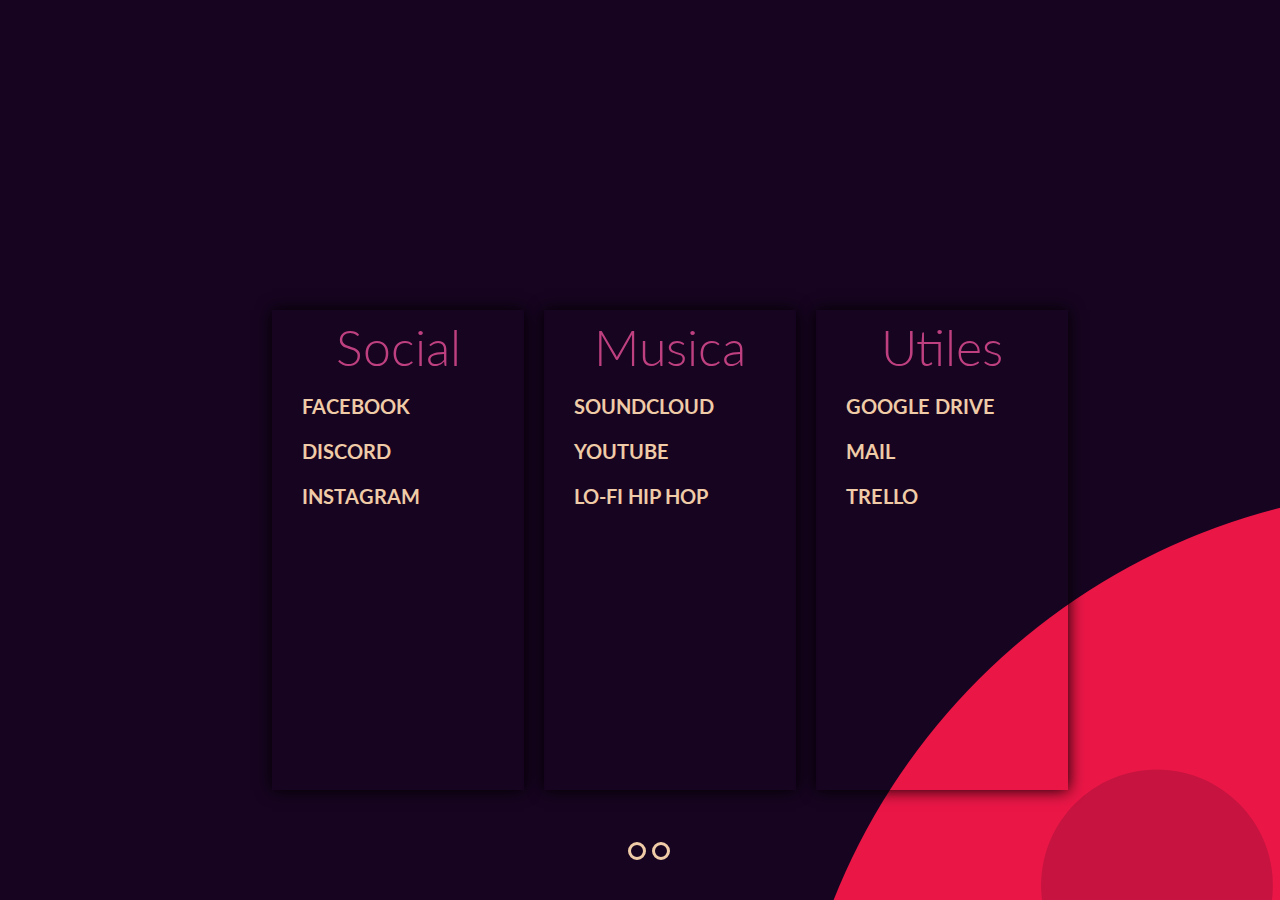
<file: index.html>
<html>
    
    <head>
        
        <link href="style.css" rel="stylesheet" type="text/css">
        <link href='https://fonts.googleapis.com/css?family=Lato:100,300,400,700,900' rel='stylesheet' type='text/css'>
        <title>StartPage</title>
        
    </head>
    
    <body onload="loadColors();">
        
        <span>
                    
            <div class="container" id="main">
                <div class="category" style="height: 0px;">
                
                </div>

                <div class="category" >

                    <h3>Social</h3>

                    <a href="https://facebook.com/">facebook</a>
                    <a href="https://discordapp.com/channels/@me">discord</a>
                    <a href="https://www.instagram.com">Instagram</a>

                </div>

                <div class="category">

                    <h3>Musica</h3>

                    <a href="https://soundcloud.com/">soundcloud</a>
                    <a href="https://youtube.com/">Youtube</a>
                    <a href="https://www.youtube.com/watch?v=bebuiaSKtU4">Lo-Fi Hip Hop</a>
                </div>

                <div class="category">
                    
                    <h3>Utiles</h3>

                    <a href="https://drive.google.com/drive/?utm_source=es&pli=1">Google Drive</a>
                    <a href="https://mail.google.com/mail/u/0/">Mail</a>
                    <a href="https://trello.com">Trello</a>                    
                </div>


            </div>

            <div class="container" id="second" style="display:none;">

                <div class="category" style="height: 0px;">

                </div>

                <div class="category">

                    <h3>Lagash</h3>

                    <a href="https://gitlab.lagash.com">Gitlab</a>
                    <a href="https://workplace.facebook.com">Workplace</a>
                    <a href="https://open.spotify.com/user/11120729770/playlist/5amwp18RvhENTyvfjbxMjW?si=rLDUW1gtQI2AWoHd1b3__g">Lista de Spotify</a>
                </div>

                <div class="category">

                    <h3>Mi basura</h3>
                    
                    <a href="https://github.com">Github</a>
                    <a href="https://soundcloud.com/user-817512691">Mi SC</a>
                    <a href="https://keep.google.com">Google Keep</a>
                </div>

                <div class="category">
                    <h3>Good Info</h3>
                    
                    <a href="https://wiki.archlinux.org">Arch Wiki</a>
                    <a href="https://the-awesome-git-cheat-sheet.com">Cheat Git</a>
                    <a href="https://news.ycombinator.com">Hacker News</a>                    
                </div>
            </div>

            <label id="one" onclick="showMain();"></label>
            <label id="two" onclick="showSecond();"></label>
        </span>
        <script>
            
            function getCookie(name) {
                var value = "; " + document.cookie;
                var parts = value.split("; " + name + "=");
                if (parts.length == 2) return parts.pop().split(";").shift();
            }
            
            function setCookie(name, value) {
                document.cookie = name + "=" + value + "; path=/";
            }
            
            function showMain() {
                document.getElementById("one").style.border = "3px solid #bf4080";
                document.getElementById("two").style.border = "3px solid #EFCBA7";
                document.getElementById("main").style.display = "inline";
                document.getElementById("second").style.display = "none";
            }
            
            function showSecond() {
                document.getElementById("one").style.border = "3px solid #EFCBA7";
                document.getElementById("two").style.border = "3px solid #bf4080";
                document.getElementById("main").style.display = "none";
                document.getElementById("second").style.display = "inline";   
            }
            
        </script>
        
    </body>
    
</html>
</file>
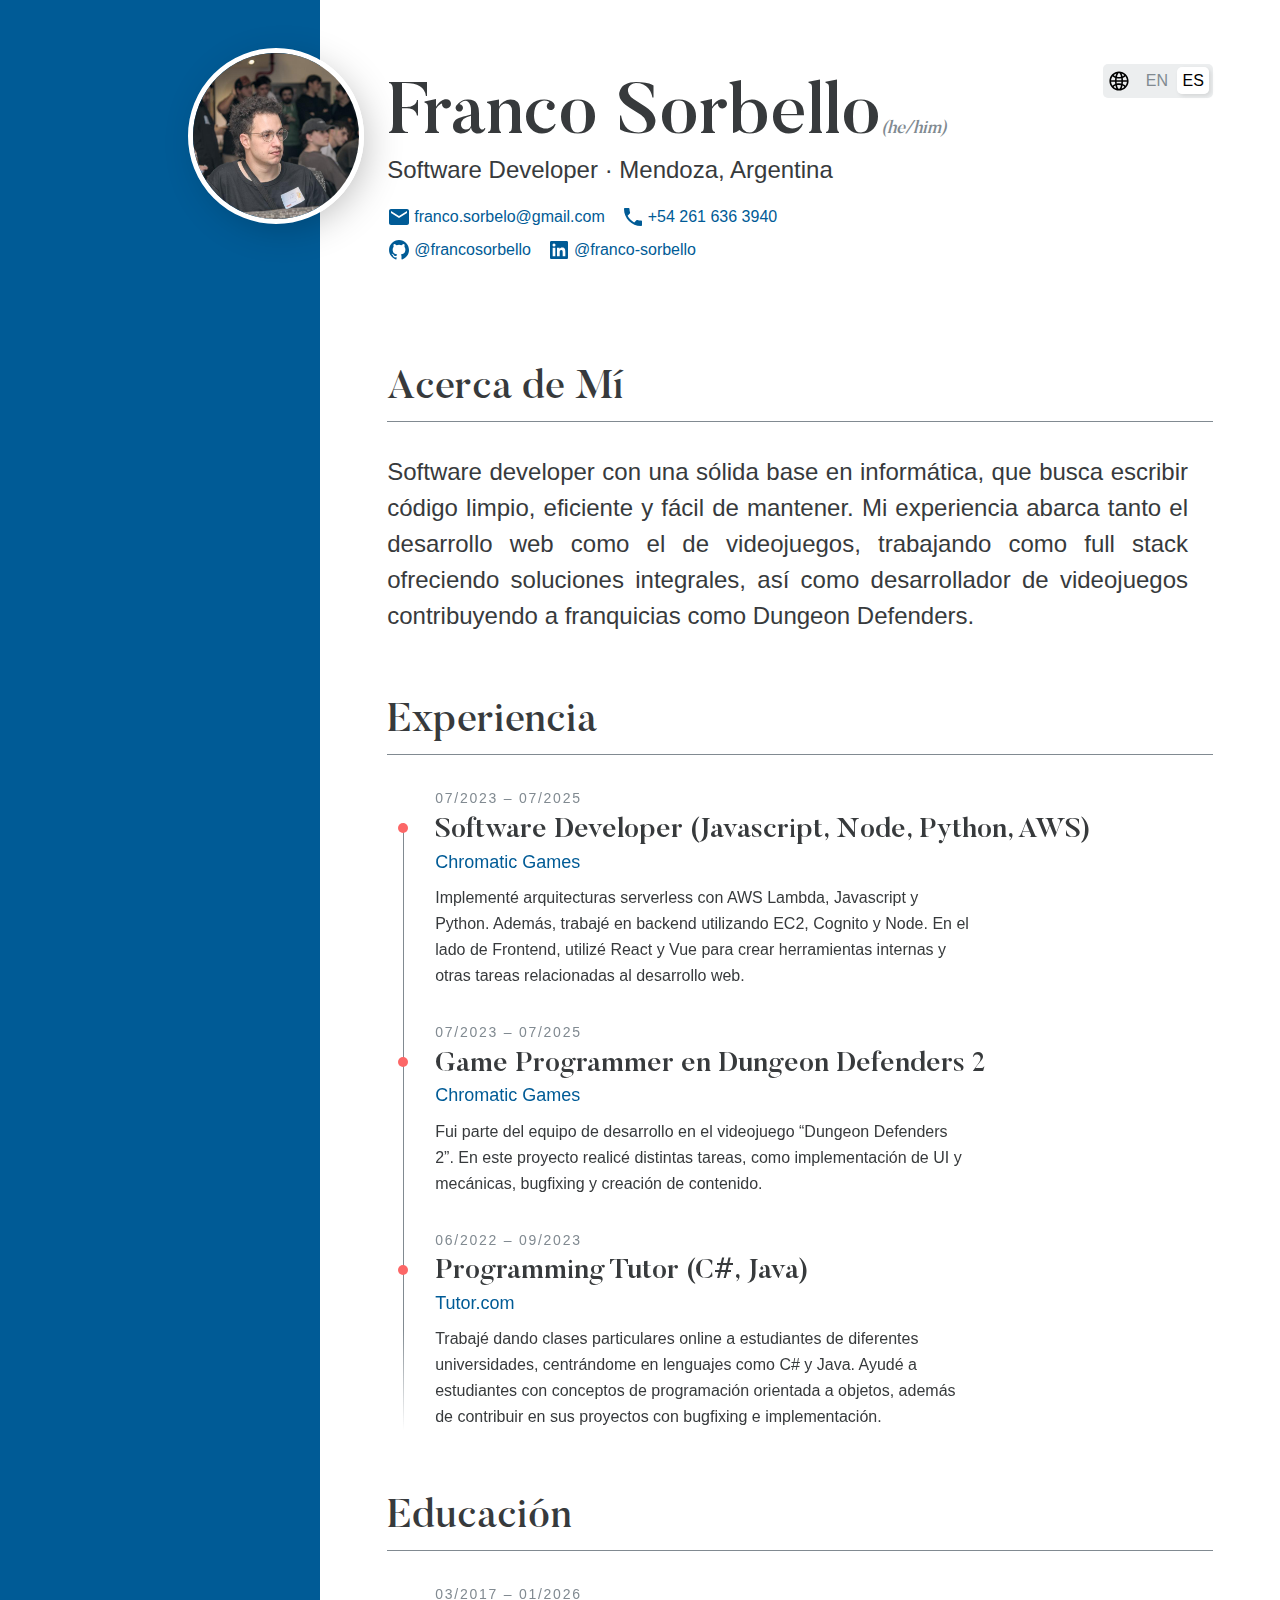
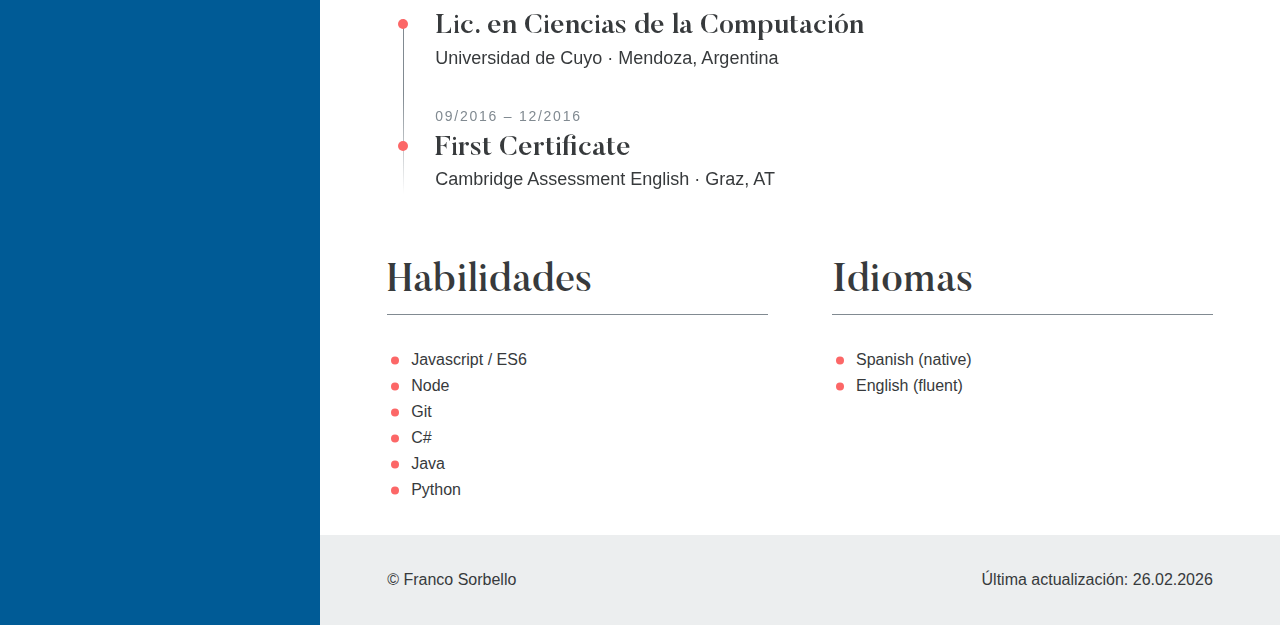
<file: es/index.html>
<!doctype html><html class="no-js" lang="en"><head><meta charset="UTF-8"><meta name="viewport" content="width=device-width,initial-scale=1"><title>Franco Sorbello - Software Developer in Mendoza, Argentina</title><meta name="description" content="Online Resume of Franco Sorbello"><link rel="canonical" href="https://francosorbello.github.io/es/"><meta property="og:site_name" content="Franco Sorbello - Software Developer in Mendoza, Argentina"><meta property="og:title" content="Franco Sorbello - Software Developer in Mendoza, Argentina"><meta property="og:description" content="Online Resume of Franco Sorbello"><meta property="og:url" content="https://francosorbello.github.io/es/"><meta property="og:locale" content="en_us"><meta name="twitter:card" content="summary"><meta property="og:image" content="https://francosorbello.github.io/assets/images/avatar.jpg"><link rel="apple-touch-icon" sizes="180x180" href="/assets/images/favicon/apple-touch-icon.png"><link rel="icon" type="image/png" href="/assets/images/favicon/favicon-32x32.png" sizes="32x32"><link rel="icon" type="image/png" href="/assets/images/favicon/favicon-16x16.png" sizes="16x16"><link rel="shortcut icon" href="/assets/images/favicon/favicon.ico"><link rel="manifest" href="/site.webmanifest"><link rel="mask-icon" href="/assets/images/favicon/safari-pinned-tab.svg" color="#005b96"><meta name="theme-color" content="#005b96"><script type="application/ld+json">{
        "name":"Franco Sorbello",
        "description":"Software Developer in Mendoza, Argentina",
        "author": {
            "@type":"Person",
            "name":"Franco Sorbello"
        },
        "@type":"WebSite",
        "url":"https://francosorbello.github.io",
        "image":"https://francosorbello.github.io/assets/images/avatar.jpg",
        "headline":"Franco Sorbello",
        "sameAs":["https://github.com/francosorbello/","https://www.linkedin.com/in/franco-sorbello/"],
        "@context":"http://schema.org"
    }</script><link rel="preload" href="/assets/fonts/butler-medium.woff2" as="font" type="font/woff2" crossorigin><link rel="stylesheet" href="/assets/styles/main.css"></head><body style="--primary-color:#005b96;--secondary-color:#fc6767;"><div data-icon-sprite hidden><svg xmlns="http://www.w3.org/2000/svg" xmlns:xlink="http://www.w3.org/1999/xlink"><symbol viewBox="0 0 24 24" id="icon-behance" xmlns="http://www.w3.org/2000/svg"><path d="M7.803 5.731c.589 0 1.119.051 1.605.155.483.103.895.273 1.243.508.343.235.611.547.804.939.187.387.28.871.28 1.443 0 .62-.14 1.138-.421 1.551-.283.414-.7.753-1.256 1.015.757.219 1.318.602 1.69 1.146.374.549.557 1.206.557 1.976 0 .625-.119 1.162-.358 1.613a3.11 3.11 0 0 1-.974 1.114 4.315 4.315 0 0 1-1.399.64 6.287 6.287 0 0 1-1.609.206H2V5.731h5.803zm-.351 4.972c.48 0 .878-.114 1.192-.345.312-.228.463-.604.463-1.119 0-.286-.051-.522-.151-.707a1.114 1.114 0 0 0-.417-.428 1.683 1.683 0 0 0-.597-.215 3.609 3.609 0 0 0-.697-.061H4.71v2.875h2.742zm.151 5.239c.267 0 .521-.023.76-.077.241-.052.455-.136.637-.261.182-.12.332-.283.44-.491.109-.206.162-.475.162-.798 0-.634-.179-1.085-.533-1.358-.355-.27-.831-.404-1.414-.404H4.71v3.39h2.893zm8.565-.041c.367.358.896.538 1.584.538.493 0 .919-.125 1.278-.373.354-.249.57-.515.653-.79h2.155c-.346 1.072-.871 1.838-1.589 2.299-.709.463-1.572.693-2.58.693-.702 0-1.334-.113-1.9-.337a4.033 4.033 0 0 1-1.439-.958 4.37 4.37 0 0 1-.905-1.485 5.433 5.433 0 0 1-.32-1.899c0-.666.111-1.289.329-1.864a4.376 4.376 0 0 1 .934-1.493c.405-.42.885-.751 1.444-.994a4.634 4.634 0 0 1 1.858-.362c.754 0 1.413.146 1.979.44a3.967 3.967 0 0 1 1.39 1.182c.363.493.622 1.058.783 1.691.161.632.217 1.292.171 1.983h-6.431c.001.704.238 1.371.606 1.729zm2.812-4.681c-.291-.322-.783-.496-1.385-.496-.391 0-.714.065-.974.199a1.97 1.97 0 0 0-.62.491 1.772 1.772 0 0 0-.328.628 2.82 2.82 0 0 0-.111.587h3.982c-.058-.624-.272-1.085-.564-1.409zm-3.918-4.663h4.989v1.215h-4.989z"/></symbol><symbol viewBox="0 0 24 24" id="icon-dribbble" xmlns="http://www.w3.org/2000/svg"><path d="M20.66 6.98a9.932 9.932 0 0 0-3.641-3.64C15.486 2.447 13.813 2 12 2s-3.486.447-5.02 1.34c-1.533.893-2.747 2.107-3.64 3.64S2 10.187 2 12s.446 3.487 1.34 5.02a9.924 9.924 0 0 0 3.641 3.64C8.514 21.553 10.187 22 12 22s3.486-.447 5.02-1.34a9.932 9.932 0 0 0 3.641-3.64C21.554 15.487 22 13.813 22 12s-.446-3.487-1.34-5.02zM12 3.66c2 0 3.772.64 5.32 1.919-.92 1.174-2.286 2.14-4.1 2.9-1.002-1.813-2.088-3.327-3.261-4.54A7.715 7.715 0 0 1 12 3.66zM5.51 6.8a8.116 8.116 0 0 1 2.711-2.22c1.212 1.201 2.325 2.7 3.34 4.5-2 .6-4.114.9-6.341.9-.573 0-1.006-.013-1.3-.04A8.549 8.549 0 0 1 5.51 6.8zM3.66 12c0-.054.003-.12.01-.2.007-.08.01-.146.01-.2.254.014.641.02 1.161.02 2.666 0 5.146-.367 7.439-1.1.187.373.381.793.58 1.26-1.32.293-2.674 1.006-4.061 2.14S6.4 16.247 5.76 17.5c-1.4-1.587-2.1-3.42-2.1-5.5zM12 20.34c-1.894 0-3.594-.587-5.101-1.759.601-1.187 1.524-2.322 2.771-3.401 1.246-1.08 2.483-1.753 3.71-2.02a29.441 29.441 0 0 1 1.56 6.62 8.166 8.166 0 0 1-2.94.56zm7.08-3.96a8.351 8.351 0 0 1-2.58 2.621c-.24-2.08-.7-4.107-1.379-6.081.932-.066 1.765-.1 2.5-.1.799 0 1.686.034 2.659.1a8.098 8.098 0 0 1-1.2 3.46zm-1.24-5c-1.16 0-2.233.047-3.22.14a27.053 27.053 0 0 0-.68-1.62c2.066-.906 3.532-2.006 4.399-3.3 1.2 1.414 1.854 3.027 1.96 4.84-.812-.04-1.632-.06-2.459-.06z"/></symbol><symbol viewBox="0 0 24 24" id="icon-email" xmlns="http://www.w3.org/2000/svg"><path d="M20 4H4c-1.1 0-1.99.9-1.99 2L2 18c0 1.1.9 2 2 2h16c1.1 0 2-.9 2-2V6c0-1.1-.9-2-2-2zm0 4-8 5-8-5V6l8 5 8-5v2z"/></symbol><symbol viewBox="0 0 16 16" id="icon-fork" xmlns="http://www.w3.org/2000/svg"><path fill-rule="evenodd" d="M5 3.25a.75.75 0 1 1-1.5 0 .75.75 0 0 1 1.5 0zm0 2.122a2.25 2.25 0 1 0-1.5 0v.878A2.25 2.25 0 0 0 5.75 8.5h1.5v2.128a2.251 2.251 0 1 0 1.5 0V8.5h1.5a2.25 2.25 0 0 0 2.25-2.25v-.878a2.25 2.25 0 1 0-1.5 0v.878a.75.75 0 0 1-.75.75h-4.5A.75.75 0 0 1 5 6.25v-.878zm3.75 7.378a.75.75 0 1 1-1.5 0 .75.75 0 0 1 1.5 0zm3-8.75a.75.75 0 1 0 0-1.5.75.75 0 0 0 0 1.5z"/></symbol><symbol viewBox="0 0 24 24" id="icon-github" xmlns="http://www.w3.org/2000/svg"><path fill-rule="evenodd" clip-rule="evenodd" d="M12.026 2c-5.509 0-9.974 4.465-9.974 9.974 0 4.406 2.857 8.145 6.821 9.465.499.09.679-.217.679-.481 0-.237-.008-.865-.011-1.696-2.775.602-3.361-1.338-3.361-1.338-.452-1.152-1.107-1.459-1.107-1.459-.905-.619.069-.605.069-.605 1.002.07 1.527 1.028 1.527 1.028.89 1.524 2.336 1.084 2.902.829.091-.645.351-1.085.635-1.334-2.214-.251-4.542-1.107-4.542-4.93 0-1.087.389-1.979 1.024-2.675-.101-.253-.446-1.268.099-2.64 0 0 .837-.269 2.742 1.021a9.582 9.582 0 0 1 2.496-.336 9.554 9.554 0 0 1 2.496.336c1.906-1.291 2.742-1.021 2.742-1.021.545 1.372.203 2.387.099 2.64.64.696 1.024 1.587 1.024 2.675 0 3.833-2.33 4.675-4.552 4.922.355.308.675.916.675 1.846 0 1.334-.012 2.41-.012 2.737 0 .267.178.577.687.479C19.146 20.115 22 16.379 22 11.974 22 6.465 17.535 2 12.026 2z"/></symbol><symbol viewBox="0 0 30 30" id="icon-language" xmlns="http://www.w3.org/2000/svg"><path style="color:#000;font-style:normal;font-variant:normal;font-weight:400;font-stretch:normal;font-size:medium;line-height:normal;font-family:sans-serif;font-variant-ligatures:normal;font-variant-position:normal;font-variant-caps:normal;font-variant-numeric:normal;font-variant-alternates:normal;font-feature-settings:normal;text-indent:0;text-align:start;text-decoration:none;text-decoration-line:none;text-decoration-style:solid;text-decoration-color:#000;letter-spacing:normal;word-spacing:normal;text-transform:none;writing-mode:lr-tb;direction:ltr;text-orientation:mixed;dominant-baseline:auto;baseline-shift:baseline;text-anchor:start;white-space:normal;shape-padding:0;clip-rule:nonzero;display:inline;overflow:visible;visibility:visible;opacity:1;isolation:auto;mix-blend-mode:normal;color-interpolation:sRGB;color-interpolation-filters:linearRGB;solid-color:#000;solid-opacity:1;vector-effect:none;fill:#000;fill-opacity:1;fill-rule:nonzero;stroke:none;stroke-width:2;stroke-linecap:butt;stroke-linejoin:miter;stroke-miterlimit:4;stroke-dasharray:none;stroke-dashoffset:0;stroke-opacity:1;color-rendering:auto;image-rendering:auto;shape-rendering:auto;text-rendering:auto;enable-background:accumulate" d="M15 3C8.384 3 3 8.384 3 15s5.384 12 12 12 12-5.384 12-12S21.616 3 15 3zm0 2c.18 0 .438.096.799.516.361.42.756 1.13 1.09 2.048.227.625.415 1.373.582 2.166-.767.149-1.595.243-2.471.243-.877 0-1.704-.094-2.47-.243.166-.793.354-1.54.581-2.166.334-.918.729-1.628 1.09-2.048.361-.42.618-.516.799-.516zm3.178.527a10.002 10.002 0 0 1 3.396 1.942c-.207.472-.71.985-1.595 1.445-.174.09-.384.167-.58.248-.179-.816-.382-1.595-.631-2.281-.178-.49-.375-.939-.59-1.354zm-6.358.002c-.214.415-.41.863-.588 1.352-.249.686-.45 1.464-.628 2.28-.197-.082-.407-.157-.58-.247-.885-.46-1.389-.973-1.596-1.445a10.006 10.006 0 0 1 3.392-1.94zM7.016 8.99c.505.684 1.24 1.258 2.086 1.698.358.187.747.35 1.152.499A29.119 29.119 0 0 0 10.035 14H5.05a9.938 9.938 0 0 1 1.967-5.012zm15.97.001A9.938 9.938 0 0 1 24.951 14h-4.986a29.119 29.119 0 0 0-.219-2.814 9.884 9.884 0 0 0 1.154-.498c.846-.44 1.58-1.013 2.086-1.698zm-10.775 2.713c.88.165 1.81.27 2.789.27.98 0 1.91-.103 2.79-.268.087.733.145 1.497.173 2.295h-5.926c.028-.798.086-1.564.174-2.297zM5.049 16h4.986c.03.952.1 1.87.211 2.744-.402.148-.789.31-1.144.494-.862.448-1.607 1.035-2.114 1.737A9.937 9.937 0 0 1 5.048 16zm6.988 0h5.926a27.35 27.35 0 0 1-.164 2.223 15.069 15.069 0 0 0-2.797-.27H15c-.982 0-1.914.103-2.797.27A27.327 27.327 0 0 1 12.037 16zm7.928 0h4.986a9.937 9.937 0 0 1-1.94 4.975c-.506-.702-1.251-1.289-2.113-1.737a9.874 9.874 0 0 0-1.144-.494c.111-.875.18-1.792.21-2.744zM15 19.953a13 13 0 0 1 2.484.244c-.17.822-.361 1.595-.595 2.239-.334.918-.729 1.628-1.09 2.048-.361.42-.618.516-.799.516-.18 0-.438-.096-.799-.516-.361-.42-.756-1.13-1.09-2.048-.234-.644-.426-1.417-.595-2.239.77-.15 1.603-.244 2.484-.244zm-4.41.817c.181.84.386 1.644.642 2.35.178.488.374.936.588 1.35a10.008 10.008 0 0 1-3.42-1.962c.195-.486.706-1.02 1.621-1.496.17-.089.377-.162.569-.242zm8.82.001c.191.08.397.153.567.24.916.478 1.427 1.013 1.62 1.499a10.001 10.001 0 0 1-3.417 1.96c.214-.414.41-.862.588-1.35.256-.706.461-1.508.642-2.349z"/></symbol><symbol viewBox="0 0 24 24" id="icon-laptop" xmlns="http://www.w3.org/2000/svg"><path d="M22 18V3H2v15H0v2h24v-2h-2zm-8 0h-4v-1h4v1zm6-3H4V5h16v10z"/></symbol><symbol viewBox="0 0 24 24" id="icon-linkedin" xmlns="http://www.w3.org/2000/svg"><path d="M19.668 3H4.328C3.595 3 3 3.581 3 4.298v15.403C3 20.417 3.595 21 4.328 21h15.34c.733 0 1.331-.582 1.331-1.299V4.298c0-.717-.598-1.298-1.331-1.298zM8.339 18.337H5.667v-8.59h2.672v8.59zM7.003 8.574a1.548 1.548 0 1 1 0-3.096 1.548 1.548 0 0 1 0 3.096zm11.335 9.763h-2.669V14.16c0-.996-.018-2.277-1.388-2.277-1.39 0-1.601 1.086-1.601 2.207v4.248h-2.667v-8.59h2.56v1.174h.037c.355-.675 1.227-1.387 2.524-1.387 2.704 0 3.203 1.778 3.203 4.092v4.71z"/></symbol><symbol viewBox="0 0 24 24" id="icon-medium" xmlns="http://www.w3.org/2000/svg"><path fill="#12100E" d="M3 3v18h18V3H3zm14.954 4.265-.966.925a.28.28 0 0 0-.106.271v6.801a.28.28 0 0 0 .106.271l.942.926v.204h-4.741v-.204l.977-.948c.097-.096.097-.125.097-.271V9.742l-2.716 6.896h-.368L8.018 9.742v4.622a.644.644 0 0 0 .176.531l1.271 1.541v.203H5.861v-.203l1.271-1.541a.618.618 0 0 0 .164-.531V9.02a.468.468 0 0 0-.152-.395l-1.13-1.36v-.203H9.52l2.71 5.943 2.382-5.943h3.343v.203z"/></symbol><symbol viewBox="0 0 24 24" id="icon-print" xmlns="http://www.w3.org/2000/svg"><path d="M19 8H5c-1.66 0-3 1.34-3 3v6h4v4h12v-4h4v-6c0-1.66-1.34-3-3-3zm-3 11H8v-5h8v5zm3-7c-.55 0-1-.45-1-1s.45-1 1-1 1 .45 1 1-.45 1-1 1zm-1-9H6v4h12V3z"/></symbol><symbol viewBox="0 0 24 24" id="icon-reddit" xmlns="http://www.w3.org/2000/svg"><g fill="#12100E"><circle cx="9.67" cy="13" r="1.001"/><path d="M14.09 15.39A3.273 3.273 0 0 1 12 16a3.271 3.271 0 0 1-2.081-.63.27.27 0 0 0-.379.38c.71.535 1.582.808 2.471.77a3.827 3.827 0 0 0 2.47-.77v.04a.284.284 0 0 0 .006-.396.282.282 0 0 0-.397-.004zm.209-3.35a1 1 0 0 0 0 2l-.008.039c.016.002.033 0 .051 0a1 1 0 0 0 .958-1.038 1 1 0 0 0-1.001-1.001z"/><path d="M12 2C6.479 2 2 6.477 2 12c0 5.521 4.479 10 10 10s10-4.479 10-10c0-5.523-4.479-10-10-10zm5.86 11.33c.011.146.011.293 0 .439 0 2.241-2.61 4.062-5.83 4.062-3.221 0-5.83-1.82-5.83-4.062a2.681 2.681 0 0 1 0-.439 1.46 1.46 0 0 1-.455-2.327 1.458 1.458 0 0 1 2.063-.063 7.145 7.145 0 0 1 3.899-1.23l.743-3.47v-.004A.311.311 0 0 1 12.82 6l2.449.49a1 1 0 1 1-.131.61L13 6.65l-.649 3.12a7.12 7.12 0 0 1 3.85 1.23 1.46 1.46 0 0 1 2.469 1 1.46 1.46 0 0 1-.81 1.33z"/></g></symbol><symbol viewBox="0 0 24 24" id="icon-skype" xmlns="http://www.w3.org/2000/svg"><path d="M11.857 17.417c-2.947 0-4.294-1.524-4.294-2.641 0-.266.108-.521.298-.705a.946.946 0 0 1 .71-.264c1.261 0 .931 1.92 3.286 1.92 1.203 0 1.91-.736 1.91-1.425 0-.415-.234-.889-1.028-1.079l-2.629-.673c-2.111-.545-2.479-1.737-2.479-2.842 0-2.293 2.068-3.124 4.036-3.124 1.814 0 3.97 1.016 3.97 2.391 0 .592-.488.91-1.055.91-1.078 0-.897-1.536-3.063-1.536-1.077 0-1.645.513-1.645 1.23s.839.96 1.574 1.123l1.941.445c2.126.486 2.691 1.751 2.691 2.963 0 1.865-1.423 3.305-4.226 3.305m8.139-3.942c.086-.49.128-.986.128-1.482a8.472 8.472 0 0 0-2.952-6.474 8.211 8.211 0 0 0-6.788-1.856A4.818 4.818 0 0 0 7.935 3a4.954 4.954 0 0 0-4.27 2.519 5.103 5.103 0 0 0-.015 5.011 8.51 8.51 0 0 0 2.282 7.453 8.23 8.23 0 0 0 7.333 2.355 4.823 4.823 0 0 0 2.443.662 4.954 4.954 0 0 0 4.269-2.518 5.095 5.095 0 0 0 .016-5.009"/></symbol><symbol viewBox="0 0 24 24" id="icon-slack" xmlns="http://www.w3.org/2000/svg"><path d="M20.935 12.646a1.617 1.617 0 0 0-2.022-1.034l-1.632.532c-.355-1.099-.735-2.268-1.092-3.365l.006-.002-.004-.008 1.613-.523a1.62 1.62 0 0 0 1.035-2.023 1.62 1.62 0 0 0-2.025-1.034l-1.621.527-.519-1.604a1.619 1.619 0 0 0-2.024-1.034 1.618 1.618 0 0 0-1.033 2.024l.522 1.609-3.368 1.092-.524-1.611a1.618 1.618 0 0 0-2.022-1.034 1.617 1.617 0 0 0-1.034 2.023l.524 1.616-1.662.541a1.602 1.602 0 0 0-.988 1.95c.25.856 1.152 1.373 1.979 1.092.006 0 .658-.209 1.665-.536l1.099 3.386h-.002v.002l-1.67.545a1.599 1.599 0 0 0-.987 1.949c.25.857 1.15 1.374 1.979 1.093.007 0 .659-.211 1.665-.538l.003.005.008-.002.539 1.657a1.6 1.6 0 0 0 1.949.989c.857-.25 1.373-1.151 1.094-1.979 0-.006-.209-.654-.533-1.654l-.003-.009c1.104-.358 2.276-.739 3.376-1.098l.543 1.668a1.602 1.602 0 0 0 1.949.989c.856-.251 1.374-1.152 1.092-1.979 0-.007-.209-.659-.535-1.663l.019-.006-.003-.007 1.609-.522a1.62 1.62 0 0 0 1.035-2.024zM10.86 14.238l-1.097-3.377.005-.001v-.006c1.098-.356 2.268-.735 3.363-1.092l1.098 3.377-3.369 1.099z"/></symbol><symbol viewBox="0 0 16 16" id="icon-star" xmlns="http://www.w3.org/2000/svg"><path fill-rule="evenodd" d="M8 .25a.75.75 0 0 1 .673.418l1.882 3.815 4.21.612a.75.75 0 0 1 .416 1.279l-3.046 2.97.719 4.192a.75.75 0 0 1-1.088.791L8 12.347l-3.766 1.98a.75.75 0 0 1-1.088-.79l.72-4.194L.818 6.374a.75.75 0 0 1 .416-1.28l4.21-.611L7.327.668A.75.75 0 0 1 8 .25zm0 2.445L6.615 5.5a.75.75 0 0 1-.564.41l-3.097.45 2.24 2.184a.75.75 0 0 1 .216.664l-.528 3.084 2.769-1.456a.75.75 0 0 1 .698 0l2.77 1.456-.53-3.084a.75.75 0 0 1 .216-.664l2.24-2.183-3.096-.45a.75.75 0 0 1-.564-.41L8 2.694v.001z"/></symbol><symbol viewBox="0 0 24 24" id="icon-telephone" xmlns="http://www.w3.org/2000/svg"><path d="M6.62 10.79c1.44 2.83 3.76 5.14 6.59 6.59l2.2-2.2c.27-.27.67-.36 1.02-.24 1.12.37 2.33.57 3.57.57.55 0 1 .45 1 1V20c0 .55-.45 1-1 1-9.39 0-17-7.61-17-17 0-.55.45-1 1-1h3.5c.55 0 1 .45 1 1 0 1.25.2 2.45.57 3.57.11.35.03.74-.25 1.02l-2.2 2.2z"/></symbol><symbol viewBox="0 0 24 24" id="icon-twitter" xmlns="http://www.w3.org/2000/svg"><path d="M19.633 7.997c.013.175.013.349.013.523 0 5.325-4.053 11.461-11.46 11.461-2.282 0-4.402-.661-6.186-1.809.324.037.636.05.973.05a8.07 8.07 0 0 0 5.001-1.721 4.036 4.036 0 0 1-3.767-2.793c.249.037.499.062.761.062.361 0 .724-.05 1.061-.137a4.027 4.027 0 0 1-3.23-3.953v-.05c.537.299 1.16.486 1.82.511a4.022 4.022 0 0 1-1.796-3.354c0-.748.199-1.434.548-2.032a11.457 11.457 0 0 0 8.306 4.215c-.062-.3-.1-.611-.1-.923a4.026 4.026 0 0 1 4.028-4.028c1.16 0 2.207.486 2.943 1.272a7.957 7.957 0 0 0 2.556-.973 4.02 4.02 0 0 1-1.771 2.22 8.073 8.073 0 0 0 2.319-.624 8.645 8.645 0 0 1-2.019 2.083z"/></symbol><symbol viewBox="0 0 24 24" id="icon-whatsapp" xmlns="http://www.w3.org/2000/svg"><path fill-rule="evenodd" clip-rule="evenodd" d="M18.403 5.633A8.919 8.919 0 0 0 12.053 3c-4.948 0-8.976 4.027-8.978 8.977 0 1.582.413 3.126 1.198 4.488L3 21.116l4.759-1.249a8.981 8.981 0 0 0 4.29 1.093h.004c4.947 0 8.975-4.027 8.977-8.977a8.926 8.926 0 0 0-2.627-6.35m-6.35 13.812h-.003a7.446 7.446 0 0 1-3.798-1.041l-.272-.162-2.824.741.753-2.753-.177-.282a7.448 7.448 0 0 1-1.141-3.971c.002-4.114 3.349-7.461 7.465-7.461a7.413 7.413 0 0 1 5.275 2.188 7.42 7.42 0 0 1 2.183 5.279c-.002 4.114-3.349 7.462-7.461 7.462m4.093-5.589c-.225-.113-1.327-.655-1.533-.73-.205-.075-.354-.112-.504.112s-.58.729-.711.879-.262.168-.486.056-.947-.349-1.804-1.113c-.667-.595-1.117-1.329-1.248-1.554s-.014-.346.099-.458c.101-.1.224-.262.336-.393.112-.131.149-.224.224-.374s.038-.281-.019-.393c-.056-.113-.505-1.217-.692-1.666-.181-.435-.366-.377-.504-.383a9.65 9.65 0 0 0-.429-.008.826.826 0 0 0-.599.28c-.206.225-.785.767-.785 1.871s.804 2.171.916 2.321c.112.15 1.582 2.415 3.832 3.387.536.231.954.369 1.279.473.537.171 1.026.146 1.413.089.431-.064 1.327-.542 1.514-1.066.187-.524.187-.973.131-1.067-.056-.094-.207-.151-.43-.263"/></symbol></svg></div><div class="layout h-resume" role="document"><header class="header"><div class="container"><div class="vcard h-card"><img class="vcard__avatar u-photo" src="[data-uri]" width="200" height="200" alt="Franco Sorbello"><div class="vcard__content"><div class="vcard__title"><h1 class="p-name">Franco Sorbello</h1><em class="vcard__pronouns p-gender-identity">(he/him)</em></div><p class="vcard__subtitle lead"><span class="p-job-title">Software Developer</span> <span aria-hidden="true">&middot;</span> <span class="p-locality">Mendoza, Argentina</span></p><div class="vcard__contact p-contact"><a class="vcard__link u-email" aria-label="Email" href="mailto:&#102;&#114;&#97;&#110;&#99;&#111;&#46;&#115;&#111;&#114;&#98;&#101;&#108;&#111;&#64;&#103;&#109;&#97;&#105;&#108;&#46;&#99;&#111;&#109;"><svg class="icon icon--email" role="img" aria-hidden="true" width="24" height="24"><use xmlns:xlink="http://www.w3.org/1999/xlink" xlink:href="#icon-email"></use></svg> <span class="vcard__link-text">&#102;&#114;&#97;&#110;&#99;&#111;&#46;&#115;&#111;&#114;&#98;&#101;&#108;&#111;&#64;&#103;&#109;&#97;&#105;&#108;&#46;&#99;&#111;&#109;</span> </a><a class="vcard__link p-tel" aria-label="Telephone" href="tel:+542616363940"><svg class="icon icon--telephone" role="img" aria-hidden="true" width="24" height="24"><use xmlns:xlink="http://www.w3.org/1999/xlink" xlink:href="#icon-telephone"></use></svg> <span class="vcard__link-text">+54 261 636 3940</span></a><div class="vcard__social"><a class="vcard__link" href="https://github.com/francosorbello/" aria-label="Github" rel="me"><svg class="icon icon--github" role="img" aria-hidden="true" width="24" height="24"><use xmlns:xlink="http://www.w3.org/1999/xlink" xlink:href="#icon-github"></use></svg><span class="vcard__link-text p-nickname">@francosorbello</span> <span class="sr-only">on Github</span></a> <a class="vcard__link" href="https://www.linkedin.com/in/franco-sorbello/" aria-label="LinkedIn" rel="me"><svg class="icon icon--linkedin" role="img" aria-hidden="true" width="24" height="24"><use xmlns:xlink="http://www.w3.org/1999/xlink" xlink:href="#icon-linkedin"></use></svg><span class="vcard__link-text p-nickname">@franco-sorbello</span> <span class="sr-only">on LinkedIn</span></a></div></div></div><div class="vcard__lang-div"><div class="vcard__lang-block"><div class="vcard__lang-icon"><svg class="icon icon--language" role="img" aria-hidden="true" width="24" height="24"><use xmlns:xlink="http://www.w3.org/1999/xlink" xlink:href="#icon-language"></use></svg></div><nav><a class="vcard__lang-link" href="/">EN</a> <a class="vcard__lang-link selected" href="/es/">ES</a></nav></div></div></div></div></header><main class="main container"><section class="section" id="section-introduction"><h2 class="section__title">Acerca de Mí</h2><div class="lead p-summary" style="text-align: justify"><p>Software developer con una sólida base en informática, que busca escribir código limpio, eficiente y fácil de mantener. Mi experiencia abarca tanto el desarrollo web como el de videojuegos, trabajando como full stack ofreciendo soluciones integrales, así como desarrollador de videojuegos contribuyendo a franquicias como Dungeon Defenders.</p></div></section><section class="section" id="section-experience"><h2 class="section__title">Experiencia</h2><ol class="entrylist" reversed><li class="entrylist__item h-event p-experience"><article class="entry"><div class="entry__header"><h3 class="entry__title p-name">Software Developer (Javascript, Node, Python, AWS)</h3><p class="entry__time"><time class="dt-start" datetime="2023-07-02">07/2023 </time><span>&ndash;</span> <time class="dt-end" datetime="2025-07-01">07/2025</time></p><p class="entry__organization p-org h-card"><a href="https://chromatic.games/" class="p-name u-url" target="_blank" rel="noopener noreferrer">Chromatic Games</a></p></div><div class="entry__content p-summary"><p>Implementé arquitecturas serverless con AWS Lambda, Javascript y Python. Además, trabajé en backend utilizando EC2, Cognito y Node. En el lado de Frontend, utilizé React y Vue para crear herramientas internas y otras tareas relacionadas al desarrollo web.</p></div></article></li><li class="entrylist__item h-event p-experience"><article class="entry"><div class="entry__header"><h3 class="entry__title p-name">Game Programmer en Dungeon Defenders 2</h3><p class="entry__time"><time class="dt-start" datetime="2023-07-01">07/2023 </time><span>&ndash;</span> <time class="dt-end" datetime="2025-07-01">07/2025</time></p><p class="entry__organization p-org h-card"><a href="https://chromatic.games/" class="p-name u-url" target="_blank" rel="noopener noreferrer">Chromatic Games</a></p></div><div class="entry__content p-summary"><p>Fui parte del equipo de desarrollo en el videojuego “Dungeon Defenders 2”. En este proyecto realicé distintas tareas, como implementación de UI y mecánicas, bugfixing y creación de contenido.</p></div></article></li><li class="entrylist__item h-event p-experience"><article class="entry"><div class="entry__header"><h3 class="entry__title p-name">Programming Tutor (C#, Java)</h3><p class="entry__time"><time class="dt-start" datetime="2022-06-01">06/2022 </time><span>&ndash;</span> <time class="dt-end" datetime="2023-09-01">09/2023</time></p><p class="entry__organization p-org h-card"><a href="https://tutor.com" class="p-name u-url" target="_blank" rel="noopener noreferrer">Tutor.com</a></p></div><div class="entry__content p-summary"><p>Trabajé dando clases particulares online a estudiantes de diferentes universidades, centrándome en lenguajes como C# y Java. Ayudé a estudiantes con conceptos de programación orientada a objetos, además de contribuir en sus proyectos con bugfixing e implementación.</p></div></article></li></ol></section><section class="section" id="section-education"><h2 class="section__title">Educación</h2><ol class="entrylist" reversed><li class="entrylist__item h-event p-education"><article class="entry"><div class="entry__header"><h3 class="entry__title p-name">Lic. en Ciencias de la Computación</h3><p class="entry__time"><time class="dt-start" datetime="2017-03-01">03/2017 </time><span>&ndash;</span> <time class="dt-end" datetime="2026-01-01">01/2026</time></p><p class="entry__organization p-org h-card"><span class="p-name">Universidad de Cuyo</span> <span aria-hidden="true">&middot;</span> <span class="p-location">Mendoza, Argentina</span></p></div></article></li><li class="entrylist__item h-event p-education"><article class="entry"><div class="entry__header"><h3 class="entry__title p-name">First Certificate</h3><p class="entry__time"><time class="dt-start" datetime="2016-09-01">09/2016 </time><span>&ndash;</span> <time class="dt-end" datetime="2016-12-01">12/2016</time></p><p class="entry__organization p-org h-card"><span class="p-name">Cambridge Assessment English</span> <span aria-hidden="true">&middot;</span> <span class="p-location">Graz, AT</span></p></div></article></li></ol></section><div class="grid grid--2col"><section class="section section--half" id="section-skills"><h2 class="section__title">Habilidades</h2><ul class="bulletlist"><li class="p-skill">Javascript / ES6</li><li class="p-skill">Node</li><li class="p-skill">Git</li><li class="p-skill">C#</li><li class="p-skill">Java</li><li class="p-skill">Python</li></ul></section><section class="section section--half" id="section-languages"><h2 class="section__title">Idiomas</h2><ul class="bulletlist"><li class="p-skill">Spanish (native)</li><li class="p-skill">English (fluent)</li></ul></section></div></main><aside class="sidebar"><div class="container"><div class="actions"><a class="actions__btn has-tooltip" aria-label="Email" href="mailto:&#102;&#114;&#97;&#110;&#99;&#111;&#46;&#115;&#111;&#114;&#98;&#101;&#108;&#111;&#64;&#103;&#109;&#97;&#105;&#108;&#46;&#99;&#111;&#109;"><svg class="icon icon--email" role="img" aria-hidden="true" width="24" height="24"><use xmlns:xlink="http://www.w3.org/1999/xlink" xlink:href="#icon-email"></use></svg> </a><a class="actions__btn has-tooltip" aria-label="Teléfono" href="tel:+542616363940"><svg class="icon icon--telephone" role="img" aria-hidden="true" width="24" height="24"><use xmlns:xlink="http://www.w3.org/1999/xlink" xlink:href="#icon-telephone"></use></svg> </a><button class="actions__btn js-print utl-screen-only has-tooltip" aria-label="Imprimir CV"><svg class="icon icon--print" role="img" aria-hidden="true" width="24" height="24"><use xmlns:xlink="http://www.w3.org/1999/xlink" xlink:href="#icon-print"></use></svg></button></div></div></aside><footer class="footer"><div class="container utl-space-between"><p>&copy; Franco Sorbello</p><p>Última actualización: 26.02.2026</p></div></footer></div><script type="text/javascript" src="/assets/scripts/main.js"></script><!--! LAST BUILD: production 2026-02-26T14:40:38.515 --></body></html>
</file>
<file: style.css>
* {
    margin: 0px;
    padding: 0px;
}

body {
    font-family: 'Lato', sans-serif;
    overflow: hidden;
}

span {
    position: absolute;
    height: 100%;
    width: 100%;
    background-image: url(mow.png);
    /* background-position-x: center;
    background-position-y: center;
    background-size: 70%; */
}

h1, h2 {
    position: absolute;
    top: 125px;
    
    font-size: 80px;
    font-weight: 500;
    color: #BF4080;
    
    z-index: 1;
}

h1 {
    left: 0px;
    width: calc(50% - 75px);
    
    text-align: right;
}

h2 {
    left: calc(50% + 75px);
    
    text-align: left;
}

h3 {
    position: relative;
    top: 0px;
    left: 0;
    right: 0;
    margin: auto;
    height: 75px;
    width: 100%;
    
    text-align: center;
    font-size: 50px;
    font-weight: 300;
    line-height: 75px;
    color: #BF4080;
    
}

.sun {
    position: absolute;
    top: 100px;
    left: 0;
    right: 0;
    margin: auto;
    height: 200px;
}

.container {
    position: absolute;
    bottom: 100px;
    height: 500px;
    width: 100%;
}

.category {
    float: left;
    position: relative;
    top: 0px;
    left: 0px;
    height: calc(100% - 20px);
    width: calc((100% - 20px) / 5);
    margin: 10px;
    box-shadow: 0px 0px 15px black;
}

.category:nth-child(1) {
    margin-left: 0px;
}

a {
    float: left;
    position: relative;
    top: 0px;
    left: 0px;
    height: 35px;
    width: calc(100% - 40px);
    margin: 5px;
    margin-left: 10px;
    padding-left: 20px;
    
    font-weight: 700;
    font-size: 20px;
    line-height: 33px;
    text-decoration: none;
    color: #EFCBA7;
    
    transition: color 0.1s ease-in-out;
}

a:hover {
    color: #BF4080;
}

a {
    text-transform: uppercase;
}

label {
    position: absolute;
    bottom: 40px;
    height: 12px;
    width: 12px;
    border-radius: 50%;
    border: 3px solid #EFCBA7;
    cursor: pointer;
}

#one {
    left: calc(50% - 12px);
}

#two {
    left: calc(50% + 12px);
}

label:hover {
    //background: #EFCBA7;
    border: 3px solid #bf4080;
}

input[type=range] {
    -webkit-appearance: none;
    float: left;
    position: relative;
    top: 0px;
    left: 0px;
    height: 35px;
    width: calc(100% - 40px);
    margin: 5px;
    margin-left: 10px;
    cursor: pointer;
    outline: none;
    background: #BF4080;
    box-shadow: 0px 0px 15px black;
}

input[type=range]::-webkit-slider-thumb {
    -webkit-appearance: none;
    height: 100%;
    width: 10px;
    background: #342C3D;
}
</file>
<file: assets/styles/main.css>
@font-face{font-family:Butler;font-style:normal;font-display:swap;font-weight:500;src:url("/assets/fonts/butler-medium.woff2") format("woff2"),url("/assets/fonts/butler-medium.woff") format("woff")}html{font-family:sans-serif;-ms-text-size-adjust:100%;-webkit-text-size-adjust:100%}body{margin:0}article,aside,details,figcaption,figure,footer,header,hgroup,main,menu,nav,section,summary{display:block}audio,canvas,progress,video{display:inline-block;vertical-align:baseline}audio:not([controls]){display:none;height:0}[hidden],template{display:none!important}a{background-color:transparent}b,strong{font-weight:700}dfn{font-style:italic}mark{background:#ff0;color:#000}small{font-size:80%}sub,sup{font-size:75%;line-height:0;position:relative;vertical-align:baseline}sup{top:-.5em}sub{bottom:-.25em}img{border:0}svg:not(:root){overflow:hidden}figure{margin:0}hr{box-sizing:content-box;height:0}pre{overflow:auto}code,kbd,pre,samp{font-family:monospace,monospace;font-size:1em}button,input,optgroup,select,textarea{color:inherit;font:inherit;margin:0}button{overflow:visible}button,select{text-transform:none}button,html input[type=button],input[type=reset],input[type=submit]{-webkit-appearance:button;cursor:pointer}button[disabled],html input[disabled]{cursor:default}button::-moz-focus-inner,input::-moz-focus-inner{border:0;padding:0}input{line-height:normal}input[type=checkbox],input[type=radio]{box-sizing:border-box;padding:0}input[type=number]::-webkit-inner-spin-button,input[type=number]::-webkit-outer-spin-button{height:auto}input[type=search]{-webkit-appearance:textfield;box-sizing:content-box}input[type=search]::-webkit-search-cancel-button,input[type=search]::-webkit-search-decoration{-webkit-appearance:none}textarea{overflow:auto}optgroup{font-weight:700}table{border-collapse:collapse;border-spacing:0}td,th{padding:0}html{box-sizing:border-box;overflow-y:scroll}*,::after,::before{box-sizing:inherit}@-moz-viewport{width:device-width}@-ms-viewport{width:device-width}@-o-viewport{width:device-width}@-webkit-viewport{width:device-width}@viewport{width:device-width}html{font-size:100%;-webkit-tap-highlight-color:transparent}body{font-family:-apple-system,BlinkMacSystemFont,"Segoe UI",Roboto,Oxygen,Ubuntu,Cantarell,"Fira Sans","Droid Sans","Helvetica Neue",sans-serif,"Apple Color Emoji","Segoe UI Emoji","Segoe UI Symbol";font-size:1rem;line-height:1.625;color:#373a3c;color:var(--text-color,#373a3c);background-color:#fff;-ms-text-size-adjust:100%;-webkit-text-size-adjust:100%}abbr[data-original-title],abbr[title]{cursor:help}dl,ol,ul{padding:0;margin:0;list-style-type:none}pre{margin:0}img{vertical-align:middle}[role=button]{cursor:pointer}[role=button],a,area,button,input,label,select,summary,textarea{touch-action:manipulation}th{text-align:left}label{display:inline-block;margin:0}button,input,select,textarea{margin:0;line-height:inherit;border-radius:0}textarea{resize:vertical}fieldset{min-width:0;padding:0;margin:0;border:0}legend{display:block;width:100%;padding:0;margin-bottom:.5rem;font-size:1.5rem;line-height:inherit;border:0}input[type=search]{box-sizing:inherit;-webkit-appearance:none}::selection{background:#005b96;background:var(--primary-color,#005b96);color:#fff}::-moz-selection{background:#005b96;background:var(--primary-color,#005b96);color:#fff}body{overflow-x:hidden}.layout{min-height:100%;min-height:100vh;position:relative}.layout .header{grid-area:header;padding:2rem 0}.layout .main{grid-area:main}.layout .sidebar{grid-area:sidebar;background-color:#005b96;background-color:var(--primary-color,#005b96)}.layout .footer{grid-area:footer;padding:2rem 0;background-color:#eceeef}@media all and (min-width:940px){.layout{display:grid;grid-template-columns:25% 1fr;grid-template-rows:auto 1fr auto;grid-template-areas:"sidebar header" "sidebar main" "sidebar footer"}}.container{padding-left:5%;padding-right:5%;max-width:1200px}@media all and (min-width:940px){.container{padding-left:7%;padding-right:7%}}.grid{display:grid;column-gap:4rem;page-break-inside:avoid}.grid--2col{grid-template-columns:1fr 1fr}h1,h2,h3,h4,h5,h6{margin:0;line-height:1.2;font-family:Butler,Georgia,Times,serif;font-weight:500;text-rendering:optimizeLegibility}h1{font-size:3.5rem;line-height:1}@media all and (min-width:940px){h1{font-size:4.5rem}}h2{font-size:2.5rem}h3{font-size:1.75rem}p{margin:0}a{text-decoration:none;text-decoration-skip-ink:auto;text-decoration-thickness:from-font;color:#005b96;color:var(--primary-color,#005b96)}a:focus,a:hover{text-decoration:underline}.lead{font-size:1.25rem;font-weight:300;line-height:1.5;max-width:60ch}@media all and (min-width:670px){.lead{font-size:1.5rem}}a:focus,button:focus,input:focus{outline:5px solid #fc6767;outline:5px solid var(--secondary-color,#fc6767)}.js-focus-visible :focus:not(.focus-visible){outline:0}[tabindex="-1"]:focus{outline:0!important}.sr-skip-link:focus{outline:0}a:focus:hover{outline:0}.utl-mt0{margin-top:0!important}.utl-mt1{margin-top:1rem!important}.utl-mt2{margin-top:2rem!important}.utl-mt3{margin-top:3rem!important}.utl-mt4{margin-top:4rem!important}.utl-mb0{margin-bottom:0!important}.utl-mb1{margin-bottom:1rem!important}.utl-mb2{margin-bottom:2rem!important}.utl-mb3{margin-bottom:3rem!important}.utl-mb4{margin-bottom:4rem!important}.utl-space-between{display:flex;flex-wrap:wrap;justify-content:space-between}.utl-align-left{text-align:left!important}.utl-align-center{text-align:center!important}.utl-align-right{text-align:right!important}@media print{.utl-screen-only{display:none!important}}@media not print{.utl-print-only{display:none!important}}.sr-only{position:absolute;width:1px;height:1px;padding:0;overflow:hidden;clip:rect(0,0,0,0);white-space:nowrap;border:0}.sr-only-focusable:active,.sr-only-focusable:focus{position:static;width:auto;height:auto;overflow:visible;clip:auto;white-space:normal}.sr-skip-link{position:absolute;width:1px;height:1px;padding:0;overflow:hidden;clip:rect(0,0,0,0);white-space:nowrap;border:0}.sr-skip-link:active,.sr-skip-link:focus{position:static;width:auto;height:auto;overflow:visible;clip:auto;white-space:normal}.sr-skip-link{font-family:-apple-system,BlinkMacSystemFont,"Segoe UI",Roboto,Oxygen,Ubuntu,Cantarell,"Fira Sans","Droid Sans","Helvetica Neue",sans-serif,"Apple Color Emoji","Segoe UI Emoji","Segoe UI Symbol"}.sr-skip-link:focus{position:absolute;z-index:9999;left:50%;top:0;font-size:1rem;transform:translateX(-50%);background-color:#373a3c;color:#fff;border-radius:0 0 .5rem .5rem;padding:1rem 1.5rem;outline:0;white-space:nowrap}@media (prefers-reduced-motion:reduce){*{animation-duration:10ms!important;transition-duration:10ms!important}}.vcard{display:flex;flex-wrap:wrap;position:relative}.vcard__content{padding-top:1rem}.vcard__title{display:flex;flex-wrap:wrap;align-items:baseline}.vcard__subtitle{margin-bottom:1rem}.vcard__avatar{width:11rem;height:11rem;flex:0 0 11rem;border-radius:50%;border:5px solid #fff;box-shadow:8px 8px 40px -10px rgba(0,0,0,.3);margin-right:2rem}.vcard__pronouns{font-size:1.125rem;font-family:Butler,Georgia,Times,serif;color:#818a91}.vcard__link{display:flex;align-items:center;margin-right:1rem}.vcard__link:focus,.vcard__link:hover{text-decoration:none}.vcard__link:focus .vcard__link-text,.vcard__link:hover .vcard__link-text{text-decoration:underline}.vcard__link .icon{margin-right:.125em}.vcard__lang-div{display:flex;flex-grow:1;min-width:100px;justify-content:end}.vcard__lang-block{display:inherit;height:fit-content;background-color:#eceeef;padding:4px 4px 4px 4px;border-radius:5px;gap:10px}.vcard__lang-link{color:#818a91;padding:5px 5px 5px 5px;border-radius:5px}.vcard__lang-link.selected{color:#000;background-color:#fff;box-shadow:2px 2px 4px 0 rgba(0,0,0,.1)}.vcard__lang-icon{color:#005b96;max-width:fit-content;position:relative;top:-1px}@media all and (min-width:670px){.vcard__social{display:flex;flex-wrap:wrap}.vcard__social .vcard__link{margin-bottom:.4em}.vcard__link{display:inline-flex}}@media all and (min-width:940px){.vcard{padding:2rem 0}@supports (display:grid){.vcard__avatar{position:fixed;top:calc(2rem + 1rem);right:75%;transform:translateX(25%);transition:transform .2s ease;margin:0}.js-scrolled .vcard__avatar{transform:translateX(25%) scale(.75)}}}.section{padding-top:2rem;padding-bottom:2rem;page-break-inside:avoid}.section__title{margin-bottom:2rem;padding-bottom:.5rem;border-bottom:1px solid #818a91}.grid .section{grid-column:span 2}@media print,all and (min-width:670px){.grid .section--half{grid-column:span 1}}.entry__header{display:flex;flex-direction:column}.entry__header:not(:last-child){margin-bottom:.5rem}.entry__time{color:#818a91;font-size:.875rem;letter-spacing:.125em;text-transform:uppercase;order:-1;margin-bottom:.25rem}.entry__organization{font-size:1.125rem}.entry__content{max-width:60ch}.entry__content *>*{margin-top:1em}.entrylist{position:relative;padding-left:1rem}.entrylist::before{content:"";display:block;width:1px;background:#818a91;background:linear-gradient(to top,rgba(129,138,145,0) 0,#818a91 100px,#818a91 100%);position:absolute;top:2.25rem;left:1rem;bottom:0}.entrylist>*+*{margin-top:2rem}.entrylist__item{position:relative;padding-left:2rem}.entrylist__item::before{content:"";display:block;width:.625rem;height:.625rem;border-radius:50%;background-color:#fc6767;background-color:var(--secondary-color,#fc6767);position:absolute;top:2.25rem;left:0;transform:translate(-50%,0)}.repolist__item:not(:last-child){margin-bottom:1.5rem}.repolist__title{font-family:-apple-system,BlinkMacSystemFont,"Segoe UI",Roboto,Oxygen,Ubuntu,Cantarell,"Fira Sans","Droid Sans","Helvetica Neue",sans-serif,"Apple Color Emoji","Segoe UI Emoji","Segoe UI Symbol";font-size:1.25rem}.repolist__url{color:#818a91;font-style:italic}.repolist__stats{display:flex;flex-wrap:wrap;font-size:.875rem;padding-top:.25rem}.repolist__stats>p{display:flex;align-items:center;margin-right:1rem}.repolist__stats .icon{margin-right:.125em}.bulletlist,.markdown ul{list-style:none;padding-left:1.5em}.bulletlist li,.markdown ul li{position:relative}.bulletlist li::before,.markdown ul li::before{content:"";display:block;width:.5em;height:.5em;border-radius:50%;background-color:#fc6767;background-color:var(--secondary-color,#fc6767);transform:translate(-50%,20%);position:absolute;top:.5em;left:-1em}.actions{display:flex;justify-content:center}.actions__btn{border:0;padding:0;background-color:transparent;-webkit-appearance:none;display:flex;justify-content:center;align-items:center;width:3rem;height:3rem;margin:1rem;background-color:transparent;border-radius:50%;color:#fff}.actions__btn:focus,.actions__btn:hover{background-color:rgba(0,0,0,.25)}@media all and (min-width:940px){.actions{display:none;flex-direction:column;position:fixed;top:220px;right:75%;padding:0 .5rem;text-align:right}.actions__btn{margin:.5rem 1rem}.js-scrolled .actions{display:block}}.has-tooltip[aria-label]{position:relative}.has-tooltip[aria-label]::after{display:block;content:attr(aria-label);width:auto;position:absolute;z-index:-1;bottom:100%;left:50%;padding:.25rem .5rem;font-size:.75rem;white-space:nowrap;line-height:1;color:#fff;background-color:#000;border-radius:.25rem;opacity:0;transform:translate(-50%,0);transition:all .2s ease;pointer-events:none}.has-tooltip[aria-label]:hover::after{display:block;opacity:1;z-index:100;transform:translate(-50%,-.25rem)}.markdown>*+*{margin-top:1rem}.markdown a{word-wrap:break-word;overflow-wrap:break-word;hyphens:auto}.markdown img{max-width:100%;height:auto}.markdown ol{list-style-type:decimal;padding-left:1.375rem}.icon{display:inline-block;font-size:1.5em;height:1em;width:1em;vertical-align:middle;fill:currentColor;pointer-events:none}@media all and (min-width:940px){.gh-link{display:block;position:fixed;top:0;right:0;width:120px;height:120px;overflow:hidden}.gh-link>span{display:flex;flex-direction:column;justify-content:center;align-items:center;width:100px;height:100px;position:absolute;top:0;right:0;transform-origin:50% 50%;transform:rotate(45deg) translateY(-20px);color:#fff}.gh-link::before{content:"";display:block;width:0;height:0;border-style:solid;border-width:0 120px 120px 0;border-color:transparent #000 transparent transparent;position:absolute;top:0;right:0}}.floating-button{position:fixed;bottom:20px;right:20px;z-index:999;width:60px;height:60px;border-radius:50%;background-color:#016fb9;color:#fff;text-align:center;box-shadow:0 3px 6px rgba(0,0,0,.16),0 3px 6px rgba(0,0,0,.23);font-size:36px;line-height:60px;text-decoration:none}.floating-button:hover{background-color:#005fa3}@media print{@page{margin:1cm 3cm}:root{--text-color:#000000}body,html{width:100%;min-height:100%;font-size:10px!important;overflow:visible}*,:after,:before{box-shadow:none!important;text-shadow:none!important;transition:none!important}h2,h3,p{orphans:3;widows:3}h1,h2,h3{page-break-after:avoid}.layout{display:block}.container{max-width:none!important;padding-left:0;padding-right:0}.header{padding:0!important}.sidebar{display:none!important}.footer{background:0 0!important}.section__title{border-color:#b5b5b5}.vcard__avatar{position:static!important;transform:none!important;margin:0 2rem 0 0!important;border:0}.vcard__lang-div{display:none!important}.bulletlist li::before,.entrylist::before,.entrylist__item::before{color-adjust:exact!important;-webkit-print-color-adjust:exact!important}.entry,.entrylist__item{page-break-inside:avoid}}
</file>
